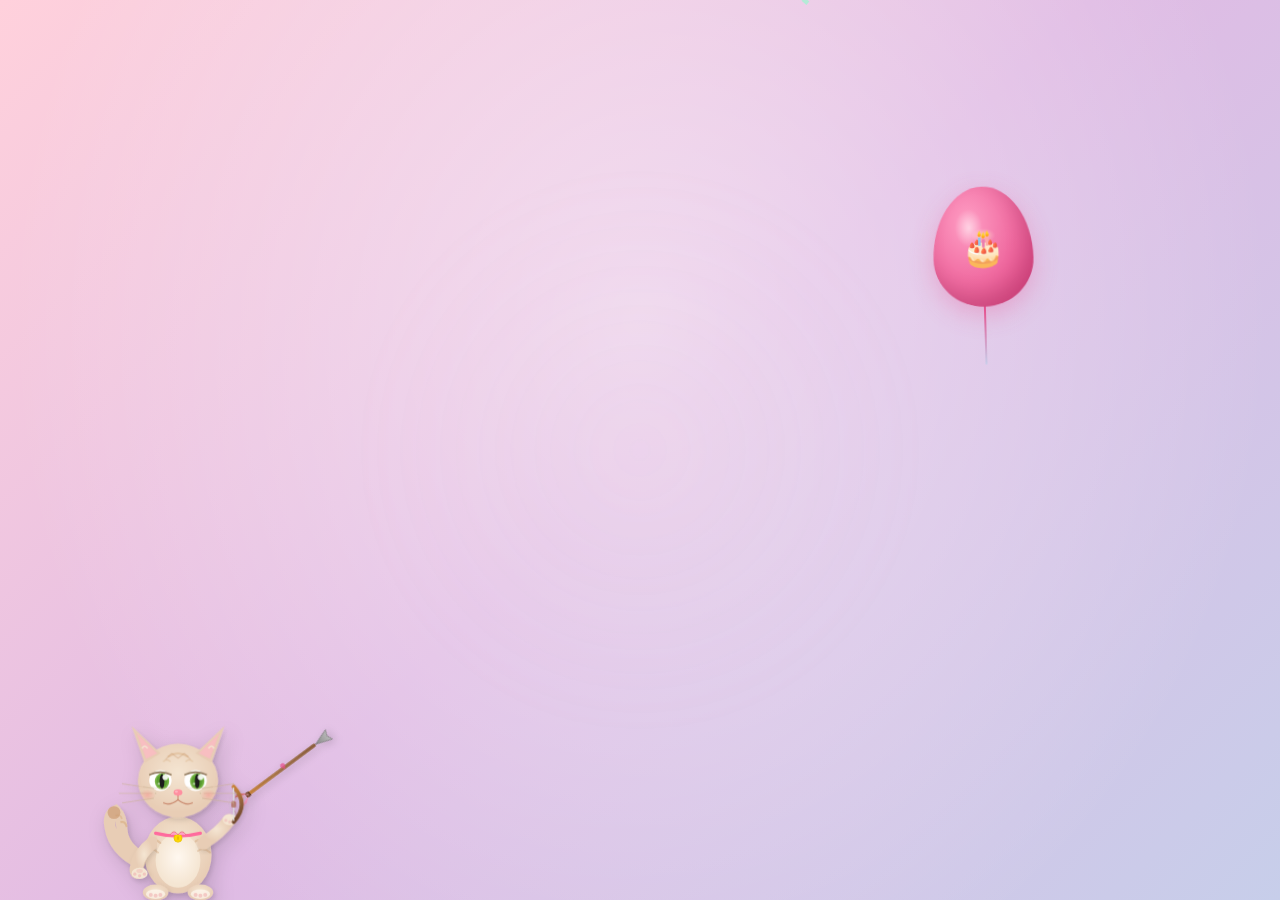
<file: index.html>
<!DOCTYPE html>
<html lang="en">
<head>
  <meta charset="UTF-8" />
  <meta name="viewport" content="width=device-width, initial-scale=1.0" />
  <title>Sister Wish</title>
  <meta http-equiv="refresh" content="0; url=wish.html" />
</head>
<body>
  <p>Redirecting to <a href="wish.html">wish.html</a>...</p>
</body>
</html>
</file>
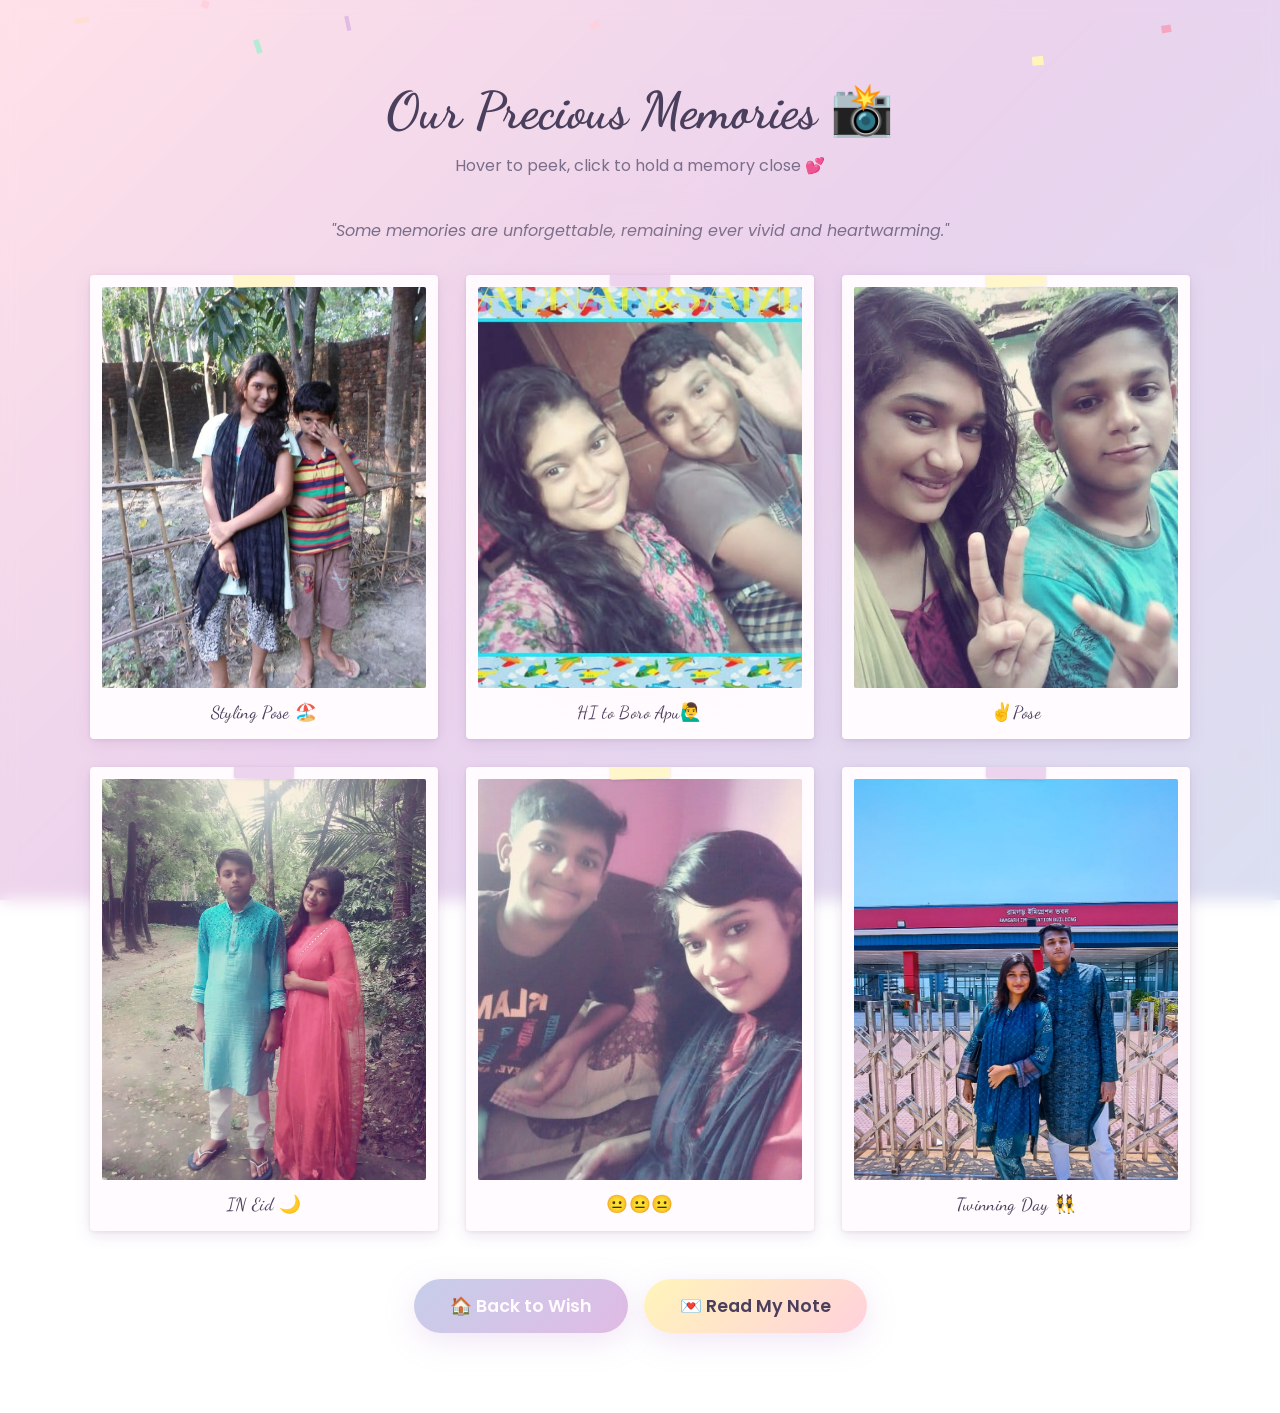
<file: memories.html>
<!DOCTYPE html>
<html lang="en">
<head>
  <meta charset="UTF-8" />
  <meta name="viewport" content="width=device-width, initial-scale=1.0" />
  <title>Our Precious Memories 📸</title>

  <!-- Google Fonts -->
  <link rel="preconnect" href="https://fonts.googleapis.com" />
  <link rel="preconnect" href="https://fonts.gstatic.com" crossorigin />
  <link
    href="https://fonts.googleapis.com/css2?family=Dancing+Script:wght@400;700&family=Poppins:wght@300;400;600;700&display=swap"
    rel="stylesheet"
  />

  <link rel="stylesheet" href="style.css" />
</head>
<body>

  <!-- ===================== CONFETTI CANVAS ===================== -->
  <canvas id="confetti-canvas"></canvas>

  <!-- ===================== EMOTIONAL HEARTS CANVAS ===================== -->
  <!-- Gentle floating hearts behind the cards -->
  <canvas id="hearts-canvas"></canvas>

  <!-- ===================== MEMORY GALLERY ===================== -->
  <section id="memories" class="section memories-section full-page">

    <h2 class="section-title fade-in">Our Precious Memories 📸</h2>
    <p class="section-subtitle fade-in">Hover to peek, click to hold a memory close 💕</p>
    <p class="emotional-quote fade-in">"Some memories are unforgettable, remaining ever vivid and heartwarming."</p>

    <div class="gallery-grid">

      <!--
        ========== MEMORY CARD TEMPLATE ==========
        To change a memory:
          1. Replace the <img src="..."> with your own photo path.
          2. Edit the year and description on the back side.
        To add more cards, copy one <div class="card-container"> block and paste it below.
      -->

      <!-- Card 1 -->
      <div class="card-container fade-in" style="--tilt: -2deg">
        <div class="card">
          <div class="card-front">
            <div class="polaroid-tape"></div>
            <div class="polaroid-img">
              <!-- CHANGE IMAGE: Replace the src below with your photo -->
              <img src="/image/2014.jpeg" alt="2014" />
            </div>
            <p class="polaroid-caption">Styling Pose 🏖️</p>
          </div>
          <div class="card-back">
            <div class="memory-info">
              <span class="memory-year">2014</span>
              <p class="memory-desc">jkhn amra dekhte kicota etim chilam.😁😁</p>
            </div>
          </div>
        </div>
      </div>

      <!-- Card 2 -->
      <div class="card-container fade-in" style="--tilt: 1.5deg">
        <div class="card">
          <div class="card-front">
            <div class="polaroid-tape"></div>
            <div class="polaroid-img">
              <img src="/image/2015.jpg" alt="2015" />
            </div>
            <p class="polaroid-caption">HI to Boro Apu🙋‍♂️</p>
          </div>
          <div class="card-back">
            <div class="memory-info">
              <span class="memory-year">2015</span>
              <p class="memory-desc">video call e boro apuke jalaccilam boshe boshe r ammu ki ekta banaicilo aouke dekhai dekhai khaccilam</p>
            </div>
          </div>
        </div>
      </div>

      <!-- Card 3 (was Card 5) -->
      <div class="card-container fade-in" style="--tilt: -1deg">
        <div class="card">
          <div class="card-front">
            <div class="polaroid-tape"></div>
            <div class="polaroid-img">
              <img src="/image/2015.jpeg" alt="2015" />
            </div>
            <p class="polaroid-caption">✌️Pose</p>
          </div>
          <div class="card-back">
            <div class="memory-info">
              <span class="memory-year">2015</span>
              <p class="memory-desc">a sweet memory with U. We were just having fun and making the sign, capturing a simple moment that now brings back all the joy and warmth of those days.</p>
            </div>
          </div>
        </div>
      </div>

      <!-- Card 4 (was Card 3) -->
      <div class="card-container fade-in" style="--tilt: 2.5deg">
        <div class="card">
          <div class="card-front">
            <div class="polaroid-tape"></div>
            <div class="polaroid-img">
              <img src="/image/2016.jpeg" alt="2016" />
            </div>
            <p class="polaroid-caption">IN Eid 🌙</p>
          </div>
          <div class="card-back">
            <div class="memory-info">
              <span class="memory-year">2016</span>
              <p class="memory-desc">Tkhn ektu gulumulu chilam r ki,, 1st tder sathe ammur hater cotpoti khaitam then sobaike salam korte jaitam...🌙</p>
            </div>
          </div>
        </div>
      </div>

      <!-- Card 5 (was Card 4) -->
      <div class="card-container fade-in" style="--tilt: -1.8deg">
        <div class="card">
          <div class="card-front">
            <div class="polaroid-tape"></div>
            <div class="polaroid-img">
              <img src="/image/2018.jpeg" alt="2018" />
            </div>
            <p class="polaroid-caption">😐😐😐</p>
          </div>
          <div class="card-back">
            <div class="memory-info">
              <span class="memory-year">2018</span>
              <p class="memory-desc">jekhane jaito khali cobi tulti r kunu kaj nai 💃</p>
            </div>
          </div>
        </div>
      </div>

      <!-- Card 6 -->
      <div class="card-container fade-in" style="--tilt: 1deg">
        <div class="card">
          <div class="card-front">
            <div class="polaroid-tape"></div>
            <div class="polaroid-img">
              <img src="/image/2024.jpeg" alt="2024" />
            </div>
            <p class="polaroid-caption">Twinning Day 👯‍♀️</p>
          </div>
          <div class="card-back">
            <div class="memory-info">
              <span class="memory-year">2024</span>
              <p class="memory-desc">Our matching outfits day  we're basically twins! 👯‍♀️</p>
            </div>
          </div>
        </div>
      </div>

    </div><!-- /gallery-grid -->

    <!-- Navigation buttons -->
    <div class="page-nav fade-in">
      <a href="wish.html" class="btn-cute btn-secondary" aria-label="Back to Wish">
        🏠 Back to Wish
      </a>
      <a href="note.html" class="btn-cute" aria-label="Read My Note">
        💌 Read My Note
      </a>
    </div>

  </section>

  <!-- Floating hearts container -->
  <div id="click-hearts" aria-hidden="true"></div>

  <!-- Warm background glow -->
  <div class="warm-glow" aria-hidden="true"></div>

  <script src="script.js"></script>
</body>
</html>
</file>
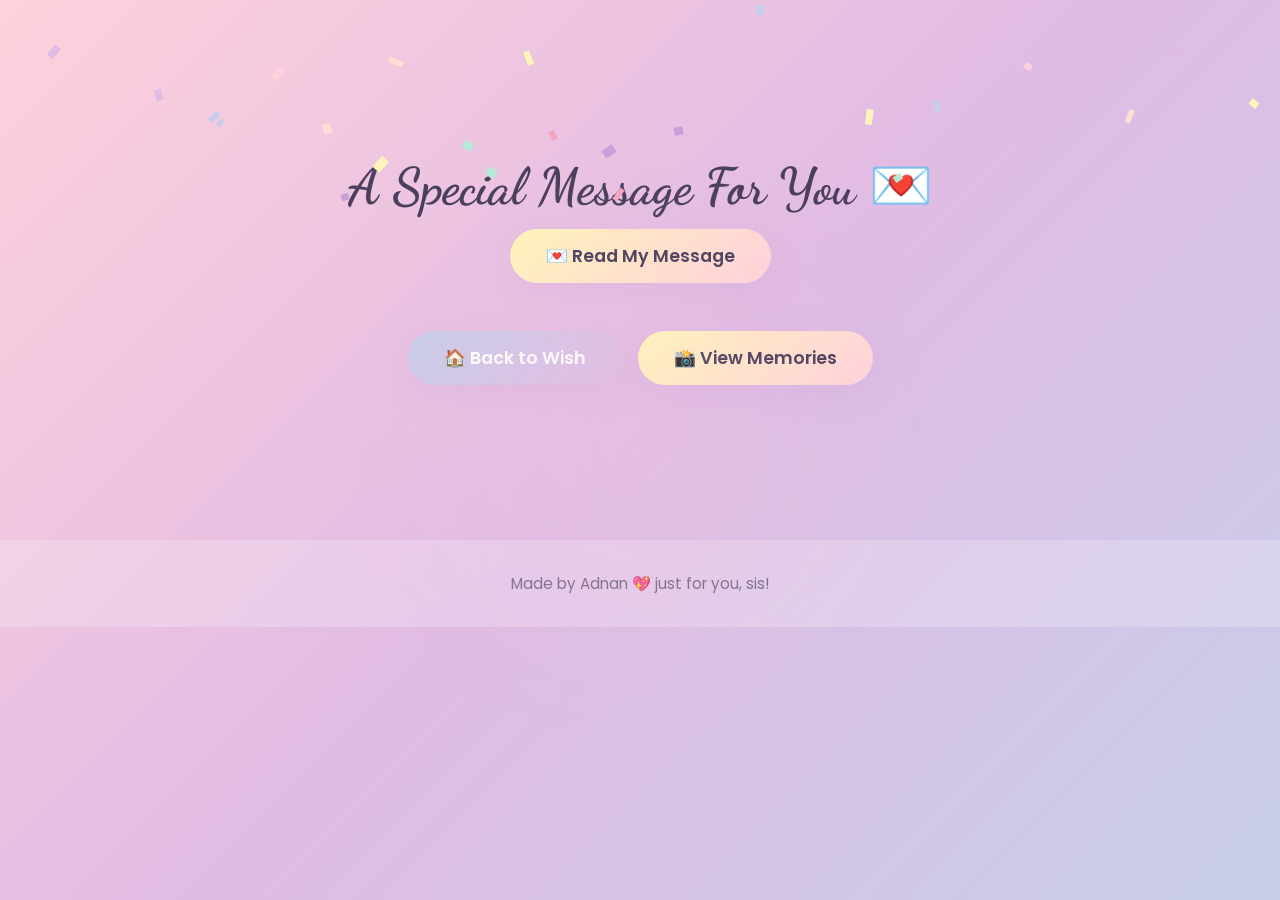
<file: note.html>
<!DOCTYPE html>
<html lang="en">
<head>
  <meta charset="UTF-8" />
  <meta name="viewport" content="width=device-width, initial-scale=1.0" />
  <title>A Special Message For You 💌</title>

  <!-- Google Fonts -->
  <link rel="preconnect" href="https://fonts.googleapis.com" />
  <link rel="preconnect" href="https://fonts.gstatic.com" crossorigin />
  <link
    href="https://fonts.googleapis.com/css2?family=Dancing+Script:wght@400;700&family=Poppins:wght@300;400;600;700&display=swap"
    rel="stylesheet"
  />

  <link rel="stylesheet" href="style.css" />
</head>
<body>

  <!-- ===================== CONFETTI CANVAS ===================== -->
  <canvas id="confetti-canvas"></canvas>

  <!-- ===================== SPECIAL MESSAGE ===================== -->
  <section id="message" class="section message-section full-page">

    <h2 class="section-title fade-in">A Special Message For You 💌</h2>

    <button id="read-message-btn" class="btn-cute fade-in" aria-label="Read My Message">
      💌 Read My Message
    </button>

    <!-- Modal overlay for the typewriter message -->
    <div id="message-modal" class="modal-overlay" role="dialog" aria-modal="true" aria-label="Birthday message">
      <div class="modal-content">
        <button id="close-modal-btn" class="modal-close" aria-label="Close message">&times;</button>
        <div class="modal-body">
          <h3 class="modal-heading">Dear Chuto Apu,</h3>
          <!--
            CHANGE MESSAGE: Edit the text inside data-message below.
            The typewriter effect will reveal it letter by letter.
          -->
          <p id="typewriter-text" class="typewriter" data-message="From the moment you came into my life, everything became brighter and more beautiful. You are not just my sister — you are my best friend, my secret keeper, and the one who makes every ordinary day feel special. On your birthday, I want you to know how incredibly proud I am of the person you've become. Your kindness, your laughter, and your strength inspire me every single day. I hope this year brings you endless joy, wonderful adventures, and all the love your heart can hold. Thank you for being YOU — the most amazing sister anyone could ever wish for. Happy Birthday, APU! I love you more than words could ever say. 💖🎂✨"></p>
        </div>
      </div>
    </div>

    <!-- Navigation buttons -->
    <div class="page-nav fade-in">
      <a href="wish.html" class="btn-cute btn-secondary" aria-label="Back to Wish">
        🏠 Back to Wish
      </a>
      <a href="memories.html" class="btn-cute" aria-label="View Memories">
        📸 View Memories
      </a>
    </div>

  </section>

  <!-- ===================== FOOTER ===================== -->
  <footer class="footer fade-in">
    <p>Made by Adnan 💖 just for you, sis!</p>
  </footer>

  <!-- Floating hearts container -->
  <div id="click-hearts" aria-hidden="true"></div>

  <!-- Warm background glow -->
  <div class="warm-glow" aria-hidden="true"></div>

  <script src="script.js"></script>
</body>
</html>
</file>
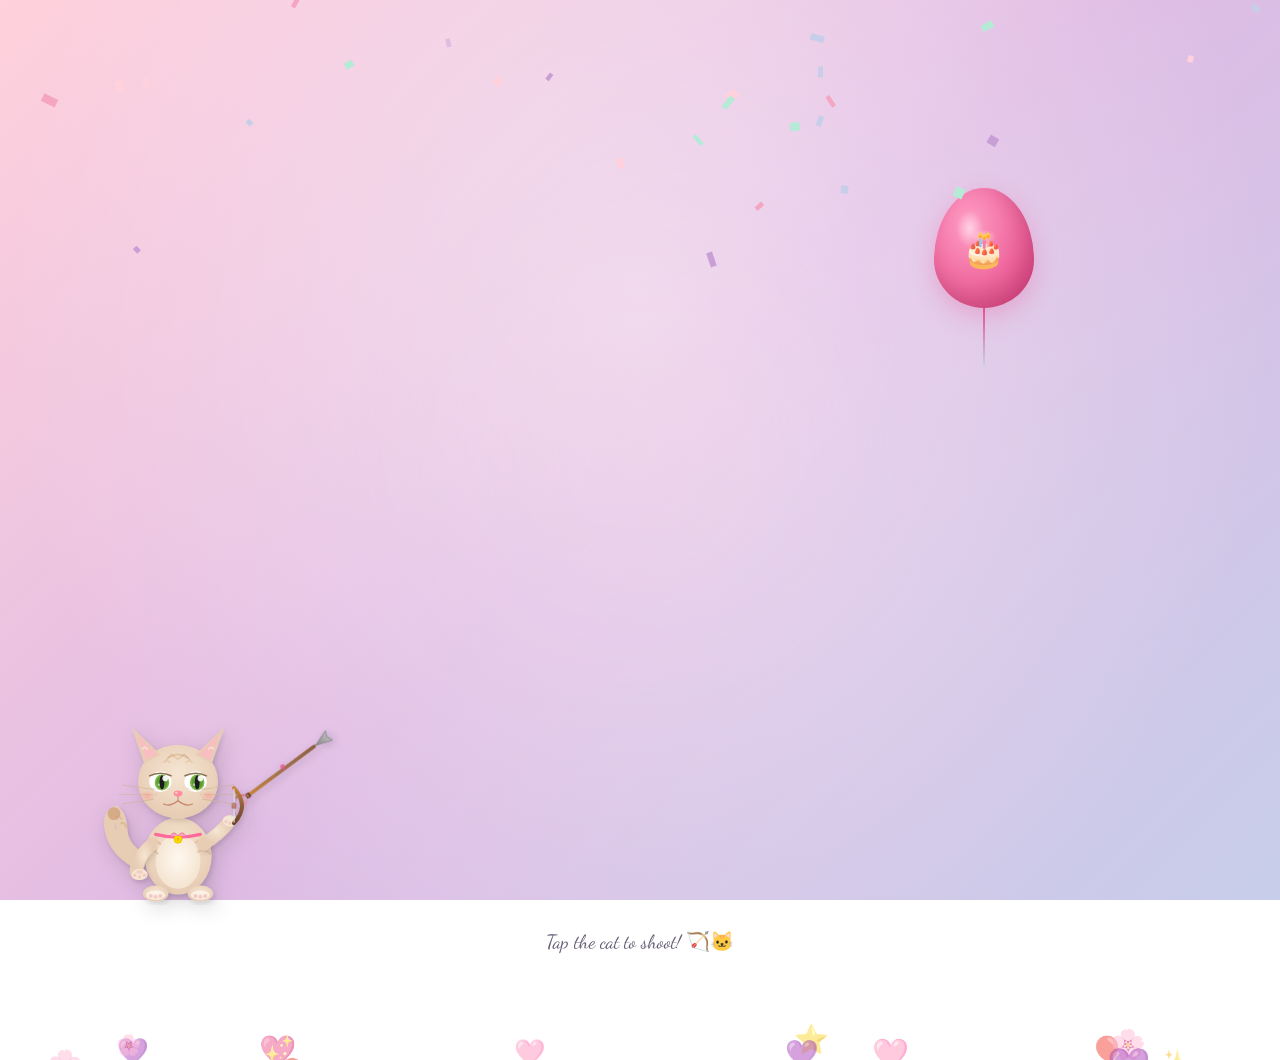
<file: wish.html>
<!DOCTYPE html>
<html lang="en">
<head>
  <meta charset="UTF-8" />
  <meta name="viewport" content="width=device-width, initial-scale=1.0" />
  <title>Happy Birthday Chuto Apu 🎂</title>

  <!-- Google Fonts: Poppins (body) + Dancing Script (headings) -->
  <link rel="preconnect" href="https://fonts.googleapis.com" />
  <link rel="preconnect" href="https://fonts.gstatic.com" crossorigin />
  <link
    href="https://fonts.googleapis.com/css2?family=Dancing+Script:wght@400;700&family=Poppins:wght@300;400;600;700&display=swap"
    rel="stylesheet"
  />

  <link rel="stylesheet" href="style.css" />
</head>
<body>

  <!-- ===================== CONFETTI CANVAS ===================== -->
  <canvas id="confetti-canvas"></canvas>

  <!-- ===================== WELCOME / HERO ===================== -->
  <section id="welcome" class="section welcome-section">

    <!-- ===== BALLOON-POP INTRO ANIMATION ===== -->
    <div id="balloon-scene" class="balloon-scene">

      <!-- Cute cartoon cat with bow — SVG -->
      <div class="baby" id="baby">
        <svg viewBox="0 0 200 240" width="160" height="192" xmlns="http://www.w3.org/2000/svg">
          <defs>
            <radialGradient id="furGrad" cx="50%" cy="40%" r="55%">
              <stop offset="0%" stop-color="#f5e6d3"/>
              <stop offset="100%" stop-color="#e8cdb5"/>
            </radialGradient>
            <radialGradient id="bellyGrad" cx="50%" cy="45%" r="50%">
              <stop offset="0%" stop-color="#fff8f0"/>
              <stop offset="100%" stop-color="#f5e6d3"/>
            </radialGradient>
            <radialGradient id="cheekGrad" cx="50%" cy="50%" r="50%">
              <stop offset="0%" stop-color="rgba(255,140,140,.45)"/>
              <stop offset="100%" stop-color="rgba(255,140,140,0)"/>
            </radialGradient>
            <linearGradient id="stripeGrad" x1="0" y1="0" x2="0" y2="1">
              <stop offset="0%" stop-color="#d4a574"/>
              <stop offset="100%" stop-color="#c8956a"/>
            </linearGradient>
            <linearGradient id="bowWoodGrad" x1="0" y1="0" x2="0" y2="1">
              <stop offset="0%" stop-color="#c8833b"/>
              <stop offset="50%" stop-color="#8B5E3C"/>
              <stop offset="100%" stop-color="#6e4328"/>
            </linearGradient>
            <filter id="softShadow" x="-20%" y="-20%" width="140%" height="140%">
              <feDropShadow dx="2" dy="3" stdDeviation="3" flood-color="rgba(0,0,0,.12)"/>
            </filter>
          </defs>

          <!-- === TAIL (behind body) === -->
          <g filter="url(#softShadow)">
            <path d="M52 185 Q20 170 15 140 Q12 125 22 120 Q30 128 30 145 Q32 165 55 178"
                  stroke="#e8cdb5" stroke-width="14" fill="none" stroke-linecap="round"/>
            <!-- Tail stripes -->
            <path d="M28 134 Q34 132 36 140" stroke="#d4a574" stroke-width="2.5" fill="none" opacity=".5"/>
            <path d="M22 126 Q28 124 30 130" stroke="#d4a574" stroke-width="2" fill="none" opacity=".4"/>
            <!-- Tail tip (darker) -->
            <circle cx="20" cy="122" r="8" fill="#c8956a" opacity=".6"/>
          </g>

          <!-- === BODY === -->
          <g filter="url(#softShadow)">
            <!-- Main body -->
            <ellipse cx="100" cy="175" rx="42" ry="48" fill="url(#furGrad)"/>
            <!-- Belly patch (lighter) -->
            <ellipse cx="100" cy="182" rx="28" ry="34" fill="url(#bellyGrad)"/>
            <!-- Body stripes -->
            <path d="M65 158 Q72 154 78 160" stroke="url(#stripeGrad)" stroke-width="2.5" fill="none" opacity=".4" stroke-linecap="round"/>
            <path d="M60 170 Q68 165 75 172" stroke="url(#stripeGrad)" stroke-width="2.5" fill="none" opacity=".35" stroke-linecap="round"/>
            <path d="M122 158 Q128 154 135 160" stroke="url(#stripeGrad)" stroke-width="2.5" fill="none" opacity=".4" stroke-linecap="round"/>
            <path d="M125 170 Q132 165 140 172" stroke="url(#stripeGrad)" stroke-width="2.5" fill="none" opacity=".35" stroke-linecap="round"/>

            <!-- Cute ribbon/collar -->
            <path d="M72 148 Q100 155 128 148" stroke="#ff6b9d" stroke-width="4" fill="none" stroke-linecap="round"/>
            <!-- Collar bell -->
            <circle cx="100" cy="154" r="5" fill="#ffd700" stroke="#e6c200" stroke-width="1"/>
            <line x1="100" y1="152" x2="100" y2="156" stroke="#c8a000" stroke-width="1"/>
            <!-- Collar bow -->
            <path d="M90 150 Q95 142 100 150 Q105 142 110 150" fill="#ff9ec4" stroke="#e07070" stroke-width="0.8"/>
          </g>

          <!-- === BACK LEGS (peeking out) === -->
          <g filter="url(#softShadow)">
            <!-- Left back paw -->
            <ellipse cx="72" cy="222" rx="16" ry="10" fill="url(#furGrad)"/>
            <ellipse cx="72" cy="224" rx="12" ry="6" fill="#fff8f0" opacity=".7"/>
            <!-- Paw pads -->
            <circle cx="66" cy="225" r="2.5" fill="#f0b0b0" opacity=".6"/>
            <circle cx="72" cy="226" r="2.5" fill="#f0b0b0" opacity=".6"/>
            <circle cx="78" cy="225" r="2.5" fill="#f0b0b0" opacity=".6"/>
            <!-- Right back paw -->
            <ellipse cx="128" cy="222" rx="16" ry="10" fill="url(#furGrad)"/>
            <ellipse cx="128" cy="224" rx="12" ry="6" fill="#fff8f0" opacity=".7"/>
            <circle cx="122" cy="225" r="2.5" fill="#f0b0b0" opacity=".6"/>
            <circle cx="128" cy="226" r="2.5" fill="#f0b0b0" opacity=".6"/>
            <circle cx="134" cy="225" r="2.5" fill="#f0b0b0" opacity=".6"/>
          </g>

          <!-- === LEFT FRONT PAW (resting) === -->
          <g filter="url(#softShadow)">
            <path d="M68 160 Q52 172 48 190 Q46 198 52 197" stroke="url(#furGrad)" stroke-width="16"
                  fill="none" stroke-linecap="round"/>
            <!-- Paw -->
            <ellipse cx="52" cy="198" rx="10" ry="7" fill="#f5e6d3"/>
            <!-- Paw pads -->
            <circle cx="46" cy="199" r="2" fill="#f0b0b0" opacity=".6"/>
            <circle cx="52" cy="201" r="2" fill="#f0b0b0" opacity=".6"/>
            <circle cx="58" cy="199" r="2" fill="#f0b0b0" opacity=".6"/>
            <ellipse cx="52" cy="195" rx="4" ry="2.5" fill="#f0b0b0" opacity=".4"/>
          </g>

          <!-- === RIGHT FRONT PAW (holding bow) === -->
          <g filter="url(#softShadow)" class="baby-arm-group">
            <path d="M132 160 Q152 148 164 132" stroke="url(#furGrad)" stroke-width="16"
                  fill="none" stroke-linecap="round"/>
            <!-- Paw gripping bow -->
            <ellipse cx="165" cy="131" rx="9" ry="7" fill="#f5e6d3"/>
            <circle cx="160" cy="132" r="2" fill="#f0b0b0" opacity=".5"/>
            <circle cx="165" cy="134" r="2" fill="#f0b0b0" opacity=".5"/>
            <circle cx="170" cy="132" r="2" fill="#f0b0b0" opacity=".5"/>

            <!-- === BOW (weapon) === -->
            <g transform="translate(170,90)">
              <!-- Bow limbs -->
              <path d="M0 0 Q20 22 0 44" stroke="url(#bowWoodGrad)" stroke-width="5"
                    fill="none" stroke-linecap="round"/>
              <path d="M-1 3 Q6 10 2 16" stroke="#6e4328" stroke-width="1" fill="none" opacity=".3"/>
              <path d="M-1 28 Q6 34 2 41" stroke="#6e4328" stroke-width="1" fill="none" opacity=".3"/>
              <!-- Bowstring -->
              <line x1="0" y1="1" x2="0" y2="43" stroke="#ddd" stroke-width="1.5"/>
              <path d="M0 1 Q-10 22 0 43" stroke="rgba(200,200,200,.5)" stroke-width="1"
                    fill="none" stroke-dasharray="2,3"/>
              <!-- Grip wrap -->
              <rect x="-3" y="18" width="6" height="8" rx="2" fill="#a0522d" opacity=".6"/>
            </g>
          </g>

          <!-- === HEAD === -->
          <g filter="url(#softShadow)">
            <!-- Head shape (rounder for cat) -->
            <ellipse cx="100" cy="82" rx="50" ry="46" fill="url(#furGrad)"/>

            <!-- === EARS (pointed triangular cat ears) === -->
            <!-- Left ear (outer) -->
            <path d="M58 60 L42 14 L78 48 Z" fill="#e8cdb5"/>
            <!-- Left ear (inner pink) -->
            <path d="M60 55 L48 22 L74 48 Z" fill="#ffb8c6" opacity=".7"/>
            <!-- Left ear fur tuft -->
            <path d="M55 42 Q58 36 62 42" stroke="#f5e6d3" stroke-width="2" fill="none"/>
            <!-- Right ear (outer) -->
            <path d="M142 60 L158 14 L122 48 Z" fill="#e8cdb5"/>
            <!-- Right ear (inner pink) -->
            <path d="M140 55 L152 22 L126 48 Z" fill="#ffb8c6" opacity=".7"/>
            <!-- Right ear fur tuft -->
            <path d="M138 42 Q142 36 145 42" stroke="#f5e6d3" stroke-width="2" fill="none"/>

            <!-- Forehead stripes (tabby markings) -->
            <path d="M88 52 Q100 44 112 52" stroke="#d4a574" stroke-width="2.5" fill="none" opacity=".4" stroke-linecap="round"/>
            <path d="M82 58 Q86 54 90 58" stroke="#d4a574" stroke-width="2" fill="none" opacity=".3" stroke-linecap="round"/>
            <path d="M110 58 Q114 54 118 58" stroke="#d4a574" stroke-width="2" fill="none" opacity=".3" stroke-linecap="round"/>
            <!-- Classic "M" marking -->
            <path d="M85 55 L92 48 L100 54 L108 48 L115 55" stroke="#c8956a" stroke-width="1.5" fill="none" opacity=".35" stroke-linecap="round"/>

            <!-- === EYES (big cat eyes) === -->
            <!-- Left eye -->
            <g class="baby-eye-group">
              <ellipse cx="78" cy="82" rx="14" ry="13" fill="white"/>
              <!-- Iris (green cat eyes) -->
              <ellipse cx="80" cy="83" rx="9" ry="10" fill="#7ab648"/>
              <!-- Iris detail ring -->
              <ellipse cx="80" cy="83" rx="7" ry="8" fill="#5a9e30"/>
              <!-- Cat pupil (vertical slit) -->
              <ellipse cx="80" cy="83" rx="3" ry="9" fill="#1a1a1a"/>
              <!-- Eye highlights -->
              <circle cx="84" cy="78" r="3.5" fill="white" opacity=".9"/>
              <circle cx="76" cy="86" r="1.5" fill="white" opacity=".5"/>
              <!-- Upper eyelid line -->
              <path d="M64 75 Q78 68 92 75" stroke="#8B7355" stroke-width="2" fill="none"/>
              <!-- Lower eyelid hint -->
              <path d="M67 90 Q78 94 90 90" stroke="#c8b090" stroke-width="1" fill="none" opacity=".4"/>
            </g>
            <!-- Right eye -->
            <g class="baby-eye-group">
              <ellipse cx="122" cy="82" rx="14" ry="13" fill="white"/>
              <ellipse cx="124" cy="83" rx="9" ry="10" fill="#7ab648"/>
              <ellipse cx="124" cy="83" rx="7" ry="8" fill="#5a9e30"/>
              <ellipse cx="124" cy="83" rx="3" ry="9" fill="#1a1a1a"/>
              <circle cx="128" cy="78" r="3.5" fill="white" opacity=".9"/>
              <circle cx="120" cy="86" r="1.5" fill="white" opacity=".5"/>
              <path d="M108 75 Q122 68 136 75" stroke="#8B7355" stroke-width="2" fill="none"/>
              <path d="M110 90 Q122 94 134 90" stroke="#c8b090" stroke-width="1" fill="none" opacity=".4"/>
            </g>

            <!-- === NOSE (pink cat triangle) === -->
            <path d="M95 96 L100 102 L105 96 Z" fill="#ff8fa0"/>
            <ellipse cx="100" cy="97" rx="5.5" ry="3.8" fill="#ff8fa0"/>
            <!-- Nose highlight -->
            <ellipse cx="98" cy="96" rx="2" ry="1.2" fill="rgba(255,255,255,.4)"/>

            <!-- === MOUTH === -->
            <!-- Nose-to-mouth line -->
            <line x1="100" y1="101" x2="100" y2="106" stroke="#c8856a" stroke-width="1.2"/>
            <!-- Smile curves -->
            <path d="M100 106 Q90 114 82 110" stroke="#c8856a" stroke-width="1.5" fill="none" stroke-linecap="round"/>
            <path d="M100 106 Q110 114 118 110" stroke="#c8856a" stroke-width="1.5" fill="none" stroke-linecap="round"/>

            <!-- === WHISKERS === -->
            <!-- Left whiskers -->
            <line x1="70" y1="92" x2="30" y2="86" stroke="#c8b090" stroke-width="1.2" opacity=".6"/>
            <line x1="68" y1="98" x2="26" y2="98" stroke="#c8b090" stroke-width="1.2" opacity=".5"/>
            <line x1="70" y1="104" x2="30" y2="110" stroke="#c8b090" stroke-width="1.2" opacity=".6"/>
            <!-- Right whiskers -->
            <line x1="130" y1="92" x2="170" y2="86" stroke="#c8b090" stroke-width="1.2" opacity=".6"/>
            <line x1="132" y1="98" x2="174" y2="98" stroke="#c8b090" stroke-width="1.2" opacity=".5"/>
            <line x1="130" y1="104" x2="170" y2="110" stroke="#c8b090" stroke-width="1.2" opacity=".6"/>
            <!-- Whisker dots -->
            <circle cx="72" cy="98" r="1" fill="#c8b090" opacity=".5"/>
            <circle cx="128" cy="98" r="1" fill="#c8b090" opacity=".5"/>

            <!-- === CHEEKS (blush) === -->
            <ellipse cx="62" cy="100" rx="10" ry="7" fill="url(#cheekGrad)"/>
            <ellipse cx="138" cy="100" rx="10" ry="7" fill="url(#cheekGrad)"/>

            <!-- Fur tufts on cheeks -->
            <path d="M55 90 Q50 86 52 80" stroke="#e8cdb5" stroke-width="3" fill="none" stroke-linecap="round" opacity=".6"/>
            <path d="M145 90 Q150 86 148 80" stroke="#e8cdb5" stroke-width="3" fill="none" stroke-linecap="round" opacity=".6"/>
          </g>
        </svg>
      </div>

      <!-- Realistic arrow — SVG -->
      <div class="arrow" id="arrow">
        <svg viewBox="0 0 140 24" width="120" height="20" xmlns="http://www.w3.org/2000/svg">
          <defs>
            <linearGradient id="shaftGrad" x1="0" y1="0" x2="1" y2="0">
              <stop offset="0%" stop-color="#c8833b"/>
              <stop offset="50%" stop-color="#a0724a"/>
              <stop offset="100%" stop-color="#8B5E3C"/>
            </linearGradient>
            <linearGradient id="tipGrad" x1="0" y1="0" x2="1" y2="0">
              <stop offset="0%" stop-color="#888"/>
              <stop offset="100%" stop-color="#bbb"/>
            </linearGradient>
          </defs>
          <!-- Shaft -->
          <rect x="20" y="10" width="100" height="4" rx="2" fill="url(#shaftGrad)"/>
          <!-- Wood grain lines on shaft -->
          <line x1="35" y1="11" x2="55" y2="11" stroke="#6e4328" stroke-width=".5" opacity=".3"/>
          <line x1="60" y1="13" x2="90" y2="13" stroke="#6e4328" stroke-width=".5" opacity=".25"/>
          <line x1="95" y1="11.5" x2="115" y2="11.5" stroke="#6e4328" stroke-width=".5" opacity=".2"/>
          <!-- Arrowhead (metallic triangle) -->
          <polygon points="120,12 140,5 137,12 140,19" fill="url(#tipGrad)"
                   stroke="#777" stroke-width=".8"/>
          <line x1="125" y1="10" x2="133" y2="7" stroke="#aaa" stroke-width=".4" opacity=".6"/>
          <line x1="125" y1="14" x2="133" y2="17" stroke="#aaa" stroke-width=".4" opacity=".6"/>
          <!-- Nock (back notch) -->
          <rect x="16" y="9" width="6" height="6" rx="1" fill="#6e4328"/>
          <line x1="19" y1="9" x2="19" y2="15" stroke="#8B5E3C" stroke-width="1"/>
          <!-- Feather fletching (3 feathers) -->
          <!-- Feather 1 (top) -->
          <path d="M18 10 Q10 2 4 5 Q8 8 18 10Z" fill="#e07070" opacity=".85"/>
          <path d="M10 5 Q14 7 17 10" stroke="#c55" stroke-width=".5" fill="none" opacity=".4"/>
          <!-- Feather 2 (bottom) -->
          <path d="M18 14 Q10 22 4 19 Q8 16 18 14Z" fill="#ff9ec4" opacity=".85"/>
          <path d="M10 19 Q14 17 17 14" stroke="#e07070" stroke-width=".5" fill="none" opacity=".4"/>
          <!-- Feather 3 (middle, subtle) -->
          <path d="M20 11 Q12 8 8 12 Q14 12 20 13Z" fill="#f4a6c1" opacity=".5"/>
          <!-- Heart on shaft (Cupid arrow) -->
          <g transform="translate(70,6) scale(.5)">
            <path d="M0 6 Q0 0 6 0 Q12 0 12 6 Q12 10 6 16 Q0 10 0 6Z" fill="#e74c8b" opacity=".7"/>
          </g>
        </svg>
      </div>

      <!-- Balloon -->
      <div class="balloon-group" id="balloon-group">
        <div class="balloon" id="balloon">
          <div class="balloon-shine"></div>
          <span class="balloon-text">🎂</span>
        </div>
        <div class="balloon-string"></div>
      </div>

      <!-- Pop particles (hidden until pop) -->
      <div class="pop-particles" id="pop-particles"></div>

      <!-- Prompt -->
      <p class="scene-prompt" id="scene-prompt">Tap the cat to shoot! 🏹🐱</p>
    </div>

    <!-- ===== WISH CONTENT (hidden until balloon pops) ===== -->
    <div class="welcome-content" id="wish-content" style="display:none;">

      <h1 class="hero-title">
        <span class="line line-1">Happy Birthday</span>
        <span class="line line-2">Chuto Apu 💖</span>
      </h1>
      <p class="hero-sub">Wishing you all the love and happiness in the world!</p>

      <div class="hero-buttons">
        <a href="memories.html" class="btn-cute" aria-label="Open Memories">
          🎁 Open Memories
        </a>
        <a href="note.html" class="btn-cute btn-secondary" aria-label="Read My Note">
          💌 Read My Note
        </a>
      </div>

    </div>

    <!-- Floating decorations rendered by JS -->
    <div class="floating-elements" aria-hidden="true"></div>
  </section>

  <!-- Floating hearts container (JS adds hearts here) -->
  <div id="click-hearts" aria-hidden="true"></div>

  <!-- Warm background glow -->
  <div class="warm-glow" aria-hidden="true"></div>

  <script src="script.js"></script>
</body>
</html>
</file>
<file: style.css>
/* ============================================================
   BIRTHDAY WEBSITE — STYLESHEET
   Soft pastel palette · Responsive · Animated
   ============================================================ */

/* ---------- CSS CUSTOM PROPERTIES (easy to tweak!) ---------- */
:root {
  /* Main pastel palette – change these to restyle the whole site */
  --pink:        #FFD1DC;
  --pink-dark:   #F4A6C1;
  --purple:      #E0BBE4;
  --purple-deep: #C89FD6;
  --lavender:    #C7CEEA;
  --mint:        #B5EAD7;
  --peach:       #FFDFD3;
  --yellow:      #FFF5BA;
  --white:       #fffbfe;
  --text:        #4a3f5c;
  --text-light:  #7a6e8a;

  /* Fonts */
  --font-body:    'Poppins', sans-serif;
  --font-display: 'Dancing Script', cursive;

  /* Misc */
  --radius:    16px;
  --shadow:    0 8px 30px rgba(200, 160, 220, .25);
  --transition: .35s cubic-bezier(.4, 0, .2, 1);
}

/* ---------- RESET & BASE ---------- */
*, *::before, *::after {
  margin: 0;
  padding: 0;
  box-sizing: border-box;
}

html {
  scroll-behavior: smooth;
  font-size: 16px;
}

body {
  font-family: var(--font-body);
  color: var(--text);
  background: linear-gradient(135deg, var(--pink) 0%, var(--purple) 50%, var(--lavender) 100%);
  background-attachment: fixed;
  overflow-x: hidden;
  min-height: 100vh;
  min-height: 100svh;
  min-height: 100dvh;
}

img {
  display: block;
  max-width: 100%;
  height: auto;
}

/* ---------- CONFETTI CANVAS ---------- */
#confetti-canvas {
  position: fixed;
  top: 0;
  left: 0;
  width: 100%;
  height: 100%;
  pointer-events: none;
  z-index: 9999;
}

/* ---------- SECTION UTILITY ---------- */
.section {
  position: relative;
  width: 100%;
  padding: 80px 24px;
}

.section-title {
  font-family: var(--font-display);
  font-size: clamp(2rem, 5vw, 3.2rem);
  text-align: center;
  margin-bottom: 12px;
  color: var(--text);
}

.section-subtitle {
  text-align: center;
  font-size: 1rem;
  color: var(--text-light);
  margin-bottom: 40px;
}

/* ============================================================
   1. WELCOME / HERO SECTION
   ============================================================ */
.welcome-section {
  display: flex;
  align-items: center;
  justify-content: center;
  min-height: 100vh;
  min-height: 100svh;
  min-height: 100dvh;
  text-align: center;
  background: radial-gradient(ellipse at 50% 30%, rgba(255,255,255,.45) 0%, transparent 70%);
}

.welcome-content {
  position: relative;
  z-index: 2;
  display: flex;
  flex-direction: column;
  align-items: center;
  justify-content: center;
  min-height: 100vh;
  min-height: 100svh;
  min-height: 100dvh;
  width: 100%;
  padding: 40px 24px;
  text-align: center;
}

/* ---------- Animated hero title ---------- */
.hero-title {
  font-family: var(--font-display);
  line-height: 1.25;
  margin-bottom: 20px;
}

.hero-title .line {
  display: block;
  opacity: 0;
  transform: translateY(30px) scale(.9);
  animation: popIn .8s ease forwards;
}

.hero-title .line-1 {
  font-size: clamp(2.4rem, 7vw, 4.5rem);
  animation-delay: .3s;
}

.hero-title .line-2 {
  font-size: clamp(2.8rem, 8vw, 5.2rem);
  color: var(--purple-deep);
  animation-delay: .8s;
}

@keyframes popIn {
  to {
    opacity: 1;
    transform: translateY(0) scale(1);
  }
}

.hero-sub {
  font-size: clamp(1rem, 2.5vw, 1.3rem);
  color: var(--text-light);
  margin-bottom: 36px;
  opacity: 0;
  animation: fadeUp .8s ease 1.3s forwards;
}

@keyframes fadeUp {
  to {
    opacity: 1;
    transform: translateY(0);
  }
  from {
    transform: translateY(20px);
  }
}

/* ---------- Cute button ---------- */
.btn-cute {
  display: inline-block;
  font-family: var(--font-body);
  font-size: 1.1rem;
  font-weight: 600;
  padding: 14px 36px;
  border: none;
  border-radius: 50px;
  cursor: pointer;
  color: var(--text);
  background: linear-gradient(135deg, var(--yellow), var(--pink));
  box-shadow: var(--shadow);
  transition: var(--transition);
  opacity: 0;
  animation: fadeUp .8s ease 1.7s forwards;
  position: relative;
  overflow: hidden;
  max-width: 100%;
  white-space: normal;
}

.btn-cute::after {
  content: "";
  position: absolute;
  inset: 0;
  background: linear-gradient(135deg, var(--pink-dark), var(--purple));
  opacity: 0;
  transition: opacity var(--transition);
  border-radius: inherit;
  z-index: -1;
}

.btn-cute:hover {
  transform: translateY(-3px) scale(1.04);
  box-shadow: 0 12px 36px rgba(200, 160, 220, .4);
}

.btn-cute:hover::after {
  opacity: .25;
}

.btn-cute:active {
  transform: scale(.97);
}

/* Secondary button style */
.btn-cute.btn-secondary {
  background: linear-gradient(135deg, var(--lavender), var(--purple));
  color: var(--white);
}

/* Hero buttons row */
.hero-buttons {
  display: flex;
  gap: 16px;
  justify-content: center;
  flex-wrap: wrap;
}

/* Section navigation (continue button) */
.section-nav {
  text-align: center;
  margin-top: 40px;
}

/* Page navigation buttons (used on multi-page layout) */
.page-nav {
  display: flex;
  gap: 16px;
  justify-content: center;
  flex-wrap: wrap;
  margin-top: 48px;
}

.hero-buttons,
.page-nav {
  width: 100%;
}

/* Make <a> buttons look the same as <button> buttons */
a.btn-cute {
  text-decoration: none;
}

/* Full-page section (used when each section is its own page) */
.full-page {
  min-height: 100vh;
  min-height: 100svh;
  min-height: 100dvh;
}

/* ---------- Floating background elements container ---------- */
.floating-elements {
  position: absolute;
  inset: 0;
  overflow: hidden;
  z-index: 1;
  pointer-events: none;
}

/* Each floating item is absolutely‐positioned by JS */
.floating-item {
  position: absolute;
  font-size: 1.6rem;
  opacity: .5;
  animation: floatUp linear infinite;
  pointer-events: none;
  user-select: none;
}

@keyframes floatUp {
  0% {
    transform: translateY(0) rotate(0deg) scale(1);
    opacity: .6;
  }
  100% {
    transform: translateY(-110vh) rotate(360deg) scale(.4);
    opacity: 0;
  }
}

/* ============================================================
   2. MEMORY GALLERY SECTION
   ============================================================ */
.memories-section {
  min-height: 100vh;
  background: rgba(255,255,255,.35);
  backdrop-filter: blur(8px);
  -webkit-backdrop-filter: blur(8px);
}

.gallery-grid {
  display: grid;
  grid-template-columns: repeat(auto-fill, minmax(280px, 1fr));
  gap: 28px;
  max-width: 1100px;
  margin: 0 auto;
}

/* ---------- 3‑D flip card ---------- */
.card-container {
  --tilt: 0deg;
  perspective: 900px;
  cursor: pointer;
  position: relative;
  width: 100%;
  transform: rotate(var(--tilt));
  transition: transform .4s ease, filter .35s ease;
}

.card-container:hover {
  transform: rotate(0deg) scale(1.03);
  z-index: 2;
  filter: drop-shadow(0 0 18px rgba(224, 187, 228, .6));
}

/* Decorative gradient border glow */
.card-container::before {
  content: '';
  position: absolute;
  inset: -5px;
  border-radius: 6px;
  background: linear-gradient(135deg, var(--pink-dark), var(--purple), var(--lavender), var(--pink));
  background-size: 300% 300%;
  animation: borderShimmer 6s ease infinite;
  z-index: -1;
  opacity: 0;
  transition: opacity .4s ease;
}

.card-container:hover::before {
  opacity: 1;
}

@keyframes borderShimmer {
  0%, 100% { background-position: 0% 50%; }
  50%      { background-position: 100% 50%; }
}

.card {
  position: relative;
  width: 100%;
  aspect-ratio: 3 / 4;
  transform-style: preserve-3d;
  -webkit-transform-style: preserve-3d;
  transition: transform .7s cubic-bezier(.4, .0, .2, 1);
  border-radius: 4px;
}

.card-container.flipped .card,
.card-container:hover .card {
  transform: rotateY(180deg);
}

.card-front,
.card-back {
  position: absolute;
  inset: 0;
  backface-visibility: hidden;
  -webkit-backface-visibility: hidden;
  border-radius: 4px;
  overflow: hidden;
}

/* Front: Polaroid style */
.card-front {
  background: var(--white);
  padding: 12px 12px 0 12px;
  display: flex;
  flex-direction: column;
  box-shadow:
    0 4px 16px rgba(160, 120, 180, .2),
    0 1px 4px rgba(0,0,0,.08);
}

/* Washi tape decoration */
.polaroid-tape {
  position: absolute;
  top: -8px;
  left: 50%;
  transform: translateX(-50%) rotate(-2deg);
  width: 60px;
  height: 20px;
  background: rgba(255, 245, 186, .75);
  border-radius: 2px;
  box-shadow: 0 1px 3px rgba(0,0,0,.1);
  z-index: 3;
}

.card-container:nth-child(even) .polaroid-tape {
  background: rgba(224, 187, 228, .6);
  transform: translateX(-50%) rotate(1.5deg);
}

.polaroid-img {
  flex: 1;
  border-radius: 2px;
  overflow: hidden;
  position: relative;
}

.polaroid-img img {
  width: 100%;
  height: 100%;
  object-fit: cover;
  transition: transform var(--transition), filter var(--transition);
}

.card-container:hover .polaroid-img img {
  transform: scale(1.05);
}

/* Soft vignette overlay */
.polaroid-img::after {
  content: '';
  position: absolute;
  inset: 0;
  background: radial-gradient(ellipse at center, transparent 55%, rgba(200,160,220,.12) 100%);
  pointer-events: none;
}

/* Handwritten caption */
.polaroid-caption {
  font-family: var(--font-display);
  font-size: 1.1rem;
  color: var(--text);
  text-align: center;
  padding: 14px 8px 16px;
  letter-spacing: .02em;
  white-space: nowrap;
  overflow: hidden;
  text-overflow: ellipsis;
}

/* Back */
.card-back {
  background: linear-gradient(135deg, var(--purple), var(--pink-dark), var(--pink));
  background-size: 200% 200%;
  animation: backGradient 5s ease infinite;
  transform: rotateY(180deg);
  display: flex;
  align-items: center;
  justify-content: center;
  text-align: center;
  padding: 28px 20px;
  box-shadow:
    0 4px 16px rgba(160, 120, 180, .2),
    0 1px 4px rgba(0,0,0,.08);
}

/* Decorative corner hearts on back */
.card-back::before,
.card-back::after {
  position: absolute;
  font-size: 1.2rem;
  opacity: .4;
}
.card-back::before {
  content: '💕';
  top: 12px;
  left: 14px;
}
.card-back::after {
  content: '✨';
  bottom: 12px;
  right: 14px;
}

@keyframes backGradient {
  0%, 100% { background-position: 0% 50%; }
  50%      { background-position: 100% 50%; }
}

.memory-info {
  color: var(--white);
}

.memory-year {
  display: inline-block;
  font-family: var(--font-display);
  font-size: 2.6rem;
  font-weight: 700;
  margin-bottom: 14px;
  text-shadow: 0 2px 12px rgba(0,0,0,.2);
  position: relative;
  border-bottom: 2px dashed rgba(255,255,255,.35);
  padding-bottom: 10px;
}

.memory-year::after {
  content: ' 💖';
  font-size: 1.2rem;
}

.memory-desc {
  font-size: 1.05rem;
  line-height: 1.7;
  text-shadow: 0 1px 6px rgba(0,0,0,.12);
  letter-spacing: .02em;
  font-style: italic;
}

/* ============================================================
   3. SPECIAL MESSAGE SECTION
   ============================================================ */
.message-section {
  min-height: 60vh;
  display: flex;
  flex-direction: column;
  align-items: center;
  justify-content: center;
  text-align: center;
}

/* ---------- Modal overlay ---------- */
.modal-overlay {
  position: fixed;
  inset: 0;
  z-index: 10000;
  background: rgba(74, 63, 92, .55);
  backdrop-filter: blur(6px);
  -webkit-backdrop-filter: blur(6px);
  display: flex;
  align-items: center;
  justify-content: center;
  opacity: 0;
  visibility: hidden;
  transition: opacity .4s ease, visibility .4s ease;
}

.modal-overlay.open {
  opacity: 1;
  visibility: visible;
}

.modal-content {
  position: relative;
  background: var(--white);
  border-radius: var(--radius);
  box-shadow: 0 20px 60px rgba(0,0,0,.2);
  max-width: 560px;
  width: 90%;
  max-height: 80vh;
  overflow-y: auto;
  padding: 40px 32px;
  transform: translateY(30px) scale(.95);
  transition: transform .4s ease;
}

.modal-overlay.open .modal-content {
  transform: translateY(0) scale(1);
}

.modal-close {
  position: absolute;
  top: 12px;
  right: 16px;
  background: none;
  border: none;
  font-size: 2rem;
  color: var(--text-light);
  cursor: pointer;
  transition: color .2s;
  line-height: 1;
}

.modal-close:hover {
  color: var(--pink-dark);
}

.modal-heading {
  font-family: var(--font-display);
  font-size: 2rem;
  margin-bottom: 18px;
  color: var(--purple-deep);
}

/* Typewriter cursor blink */
.typewriter {
  font-size: 1.05rem;
  line-height: 1.8;
  color: var(--text);
  min-height: 120px;
  white-space: pre-wrap;
}

.typewriter::after {
  content: "|";
  animation: blink .6s step-end infinite;
  color: var(--pink-dark);
}

.typewriter.done::after {
  display: none;
}

@keyframes blink {
  50% { opacity: 0; }
}

/* ============================================================
   4. FOOTER
   ============================================================ */
.footer {
  text-align: center;
  padding: 32px 24px;
  font-size: .95rem;
  color: var(--text-light);
  background: rgba(255,255,255,.2);
}

/* ============================================================
   5. FADE-IN ON SCROLL (controlled by JS IntersectionObserver)
   ============================================================ */
.fade-in {
  opacity: 0;
  transform: translateY(30px);
  transition: opacity .7s ease, transform .7s ease;
}

.fade-in.visible {
  opacity: 1;
  transform: translateY(0);
}

/* ============================================================
   6. CLICK-HEART ANIMATION
   ============================================================ */
#click-hearts {
  position: fixed;
  inset: 0;
  pointer-events: none;
  z-index: 9998;
}

.click-heart {
  position: absolute;
  font-size: 1.6rem;
  pointer-events: none;
  animation: heartRise 1.2s ease-out forwards;
}

@keyframes heartRise {
  0% {
    opacity: 1;
    transform: translateY(0) scale(1);
  }
  100% {
    opacity: 0;
    transform: translateY(-90px) scale(1.5) rotate(-15deg);
  }
}

/* ============================================================
   7. EMOTIONAL HEARTS CANVAS (memories page background)
   ============================================================ */
#hearts-canvas {
  position: fixed;
  top: 0;
  left: 0;
  width: 100%;
  height: 100%;
  pointer-events: none;
  z-index: 0;
}

/* Emotional quote above gallery */
.emotional-quote {
  text-align: center;
  font-style: italic;
  font-size: 1rem;
  color: var(--text-light);
  margin-bottom: 32px;
  opacity: .85;
}

/* ============================================================
   8. BALLOON-POP INTRO SCENE (wish.html)
   ============================================================ */
.balloon-scene {
  position: relative;
  width: 100%;
  height: 100vh;
  height: 100svh;
  height: 100dvh;
  min-height: 560px;
  display: flex;
  align-items: center;
  justify-content: center;
  overflow: hidden;
}

/* ---------- CARTOON CAT ARCHER (SVG-based) ---------- */
.baby {
  position: absolute;
  bottom: 8%;
  left: 6%;
  cursor: pointer;
  z-index: 10;
  animation: babyBounce 2s ease-in-out infinite;
  transition: transform .25s ease, filter .25s ease;
  filter: drop-shadow(4px 6px 10px rgba(0,0,0,.15));
}
.baby svg {
  display: block;
}
.baby:hover {
  transform: scale(1.06);
  filter: drop-shadow(4px 8px 14px rgba(0,0,0,.2));
}
.baby:active {
  transform: scale(.96);
}

@keyframes babyBounce {
  0%, 100% { transform: translateY(0); }
  50%      { transform: translateY(-8px); }
}

/* Eye blink animation */
.baby-eye-group {
  animation: svgBlink 4s ease-in-out infinite;
  transform-origin: center;
}
@keyframes svgBlink {
  0%, 92%, 100% { transform: scaleY(1); }
  95%           { transform: scaleY(.08); }
}

/* Subtle arm bob while idle */
.baby-arm-group {
  animation: armReady 1.8s ease-in-out infinite;
  transform-origin: 134px 168px;
}
@keyframes armReady {
  0%, 100% { transform: rotate(0deg); }
  50%      { transform: rotate(-2deg); }
}

/* ---------- ARROW (JS positions & aims dynamically) ---------- */
.arrow {
  position: absolute;
  z-index: 9;
  pointer-events: none;
  filter: drop-shadow(2px 3px 4px rgba(0,0,0,.18));
  transform-origin: left center;
}
.arrow svg {
  display: block;
  width: clamp(84px, 24vw, 120px);
  height: auto;
}
.arrow.hidden {
  opacity: 0;
}

/* ---------- BALLOON ---------- */
.balloon-group {
  position: absolute;
  top: 12%;
  right: 18%;
  display: flex;
  flex-direction: column;
  align-items: center;
  z-index: 8;
  animation: balloonFloat 2.5s ease-in-out infinite;
}

@keyframes balloonFloat {
  0%, 100% { transform: translateY(0) rotate(-2deg); }
  50%      { transform: translateY(-14px) rotate(2deg); }
}

.balloon {
  width: 100px;
  height: 120px;
  background: radial-gradient(ellipse at 35% 30%, #ff9ec4, #e74c8b 80%);
  border-radius: 50% 50% 50% 50% / 60% 60% 40% 40%;
  position: relative;
  display: flex;
  align-items: center;
  justify-content: center;
  box-shadow: inset -8px -12px 20px rgba(0,0,0,.12), 0 8px 24px rgba(231,76,139,.3);
}

.balloon-shine {
  position: absolute;
  top: 18%;
  left: 22%;
  width: 28%;
  height: 32%;
  background: radial-gradient(ellipse, rgba(255,255,255,.55), transparent 70%);
  border-radius: 50%;
}

.balloon-text {
  font-size: 2.2rem;
  position: relative;
  z-index: 1;
}

.balloon-string {
  width: 2px;
  height: 60px;
  background: linear-gradient(to bottom, #e74c8b, #c7ceea);
  margin-top: -2px;
  border-radius: 0 0 2px 2px;
}

/* Balloon pop */
.balloon-group.pop .balloon {
  animation: balloonPop .35s ease-out forwards;
}
.balloon-group.pop .balloon-string {
  opacity: 0;
}

@keyframes balloonPop {
  0%   { transform: scale(1); opacity: 1; }
  40%  { transform: scale(1.3); opacity: .8; }
  100% { transform: scale(0); opacity: 0; }
}

/* ---------- POP PARTICLES ---------- */
.pop-particles {
  position: absolute;
  top: 12%;
  right: 18%;
  width: 100px;
  height: 120px;
  pointer-events: none;
  z-index: 12;
}

.particle {
  position: absolute;
  top: 50%;
  left: 50%;
  width: 8px;
  height: 8px;
  border-radius: 50%;
  animation: particleBurst .7s ease-out forwards;
}

@keyframes particleBurst {
  0% {
    transform: translate(0, 0) scale(1);
    opacity: 1;
  }
  100% {
    transform: translate(var(--px), var(--py)) scale(.3);
    opacity: 0;
  }
}

/* ---------- SCENE PROMPT ---------- */
.scene-prompt {
  position: absolute;
  bottom: 3%;
  left: 50%;
  transform: translateX(-50%);
  font-family: var(--font-display);
  font-size: 1.2rem;
  color: var(--text);
  text-align: center;
  width: min(100% - 32px, 420px);
  opacity: .85;
  animation: promptPulse 2s ease-in-out infinite;
  z-index: 10;
}

@keyframes promptPulse {
  0%, 100% { opacity: .85; transform: translateX(-50%) scale(1); }
  50%      { opacity: 1; transform: translateX(-50%) scale(1.05); }
}

/* Wish content reveal */
.welcome-content.reveal {
  animation: wishReveal .8s ease forwards;
}

/* Override btn-cute opacity/animation inside revealed wish content
   so buttons appear immediately with the reveal, not delayed */
.welcome-content.reveal .btn-cute {
  opacity: 1;
  animation: none;
}

@keyframes wishReveal {
  from { opacity: 0; transform: translateY(30px) scale(.95); }
  to   { opacity: 1; transform: translateY(0) scale(1); }
}

/* ============================================================
   9. SPARKLE TRAIL
   ============================================================ */
.sparkle {
  position: fixed;
  pointer-events: none;
  font-size: 1rem;
  z-index: 9997;
  animation: sparkleFloat .8s ease-out forwards;
}

@keyframes sparkleFloat {
  0% {
    opacity: 1;
    transform: translateY(0) scale(1);
  }
  100% {
    opacity: 0;
    transform: translateY(-40px) scale(.4) rotate(20deg);
  }
}

/* ============================================================
   10. WARM GLOW PULSE (background effect)
   ============================================================ */
.warm-glow {
  position: fixed;
  top: 50%;
  left: 50%;
  width: 600px;
  height: 600px;
  transform: translate(-50%, -50%);
  background: radial-gradient(circle, rgba(255,209,220,.15) 0%, transparent 70%);
  pointer-events: none;
  z-index: 0;
  animation: glowPulse 4s ease-in-out infinite;
}

@keyframes glowPulse {
  0%, 100% { transform: translate(-50%, -50%) scale(1); opacity: .4; }
  50%      { transform: translate(-50%, -50%) scale(1.2); opacity: .7; }
}

/* ============================================================
   11. RESPONSIVE TWEAKS
   ============================================================ */
@media (max-width: 768px) {
  body {
    background-attachment: scroll;
  }

  .section {
    padding: 60px 16px;
  }

  .section-title,
  .hero-title,
  .hero-sub {
    max-width: 22rem;
    margin-left: auto;
    margin-right: auto;
  }

  .section-subtitle,
  .emotional-quote {
    margin-bottom: 24px;
  }

  .hero-buttons,
  .page-nav {
    max-width: 420px;
    margin-left: auto;
    margin-right: auto;
  }

  .hero-buttons .btn-cute,
  .page-nav .btn-cute {
    width: 100%;
    text-align: center;
  }

  .gallery-grid {
    grid-template-columns: repeat(auto-fill, minmax(220px, 1fr));
    gap: 20px;
  }

  .card-container {
    max-width: 320px;
    margin-inline: auto;
  }

  .memory-year {
    font-size: 2.2rem;
  }

  .memory-desc {
    font-size: 1rem;
  }

  .modal-content {
    padding: 28px 20px;
    width: min(92vw, 560px);
    max-height: 85svh;
    max-height: 85dvh;
  }

  /* Balloon scene responsive */
  .welcome-content {
    padding: 32px 16px;
  }

  .balloon-scene {
    min-height: 520px;
  }

  .baby { left: 2%; bottom: 12%; }
  .baby svg { width: 110px; height: 144px; }
  .baby:hover { transform: scale(1.04); }
  .balloon-group { right: 8%; top: 12%; }
  .balloon { width: 80px; height: 96px; }
  .balloon-text { font-size: 1.6rem; }

  .warm-glow {
    width: 420px;
    height: 420px;
  }
}

@media (max-width: 480px) {
  .section {
    padding: 48px 14px;
  }

  .welcome-content {
    padding-left: max(14px, env(safe-area-inset-left));
    padding-right: max(14px, env(safe-area-inset-right));
    padding-bottom: max(20px, env(safe-area-inset-bottom));
  }

  .gallery-grid {
    grid-template-columns: 1fr;
    gap: 18px;
  }

  .card-container {
    max-width: min(100%, 290px);
  }

  .section-title {
    margin-bottom: 10px;
  }

  .section-subtitle,
  .emotional-quote {
    font-size: .95rem;
  }

  .hero-title .line-1 {
    font-size: 2rem;
  }

  .hero-title .line-2 {
    font-size: 2.4rem;
  }

  .btn-cute {
    font-size: 1rem;
    padding: 12px 28px;
  }

  .hero-sub {
    margin-bottom: 28px;
  }

  .memory-year {
    font-size: 2rem;
  }

  .memory-desc {
    font-size: .95rem;
    line-height: 1.6;
  }

  .hero-buttons,
  .page-nav {
    gap: 12px;
  }

  .modal-content {
    width: calc(100% - 20px);
    padding: 24px 16px;
    max-height: 82svh;
    max-height: 82dvh;
  }

  .modal-heading {
    font-size: 1.7rem;
    padding-right: 24px;
  }

  .typewriter {
    font-size: 1rem;
    line-height: 1.7;
  }

  /* Balloon scene small screens */
  .balloon-scene {
    min-height: 480px;
  }

  .baby { left: 2%; bottom: 16%; }
  .baby svg { width: 88px; height: 116px; }
  .baby:hover { transform: scale(1.03); }
  .balloon-group { right: 5%; top: 11%; }
  .balloon { width: 60px; height: 72px; }
  .balloon-text { font-size: 1.2rem; }
  .scene-prompt {
    bottom: 4%;
    font-size: 1rem;
  }

  .warm-glow {
    width: 300px;
    height: 300px;
  }
}

@media (hover: none) and (pointer: coarse) {
  .card-container:hover {
    transform: rotate(var(--tilt));
    filter: none;
  }

  .card-container:hover::before {
    opacity: 0;
  }

  .card-container:hover .card {
    transform: none;
  }
}
</file>
